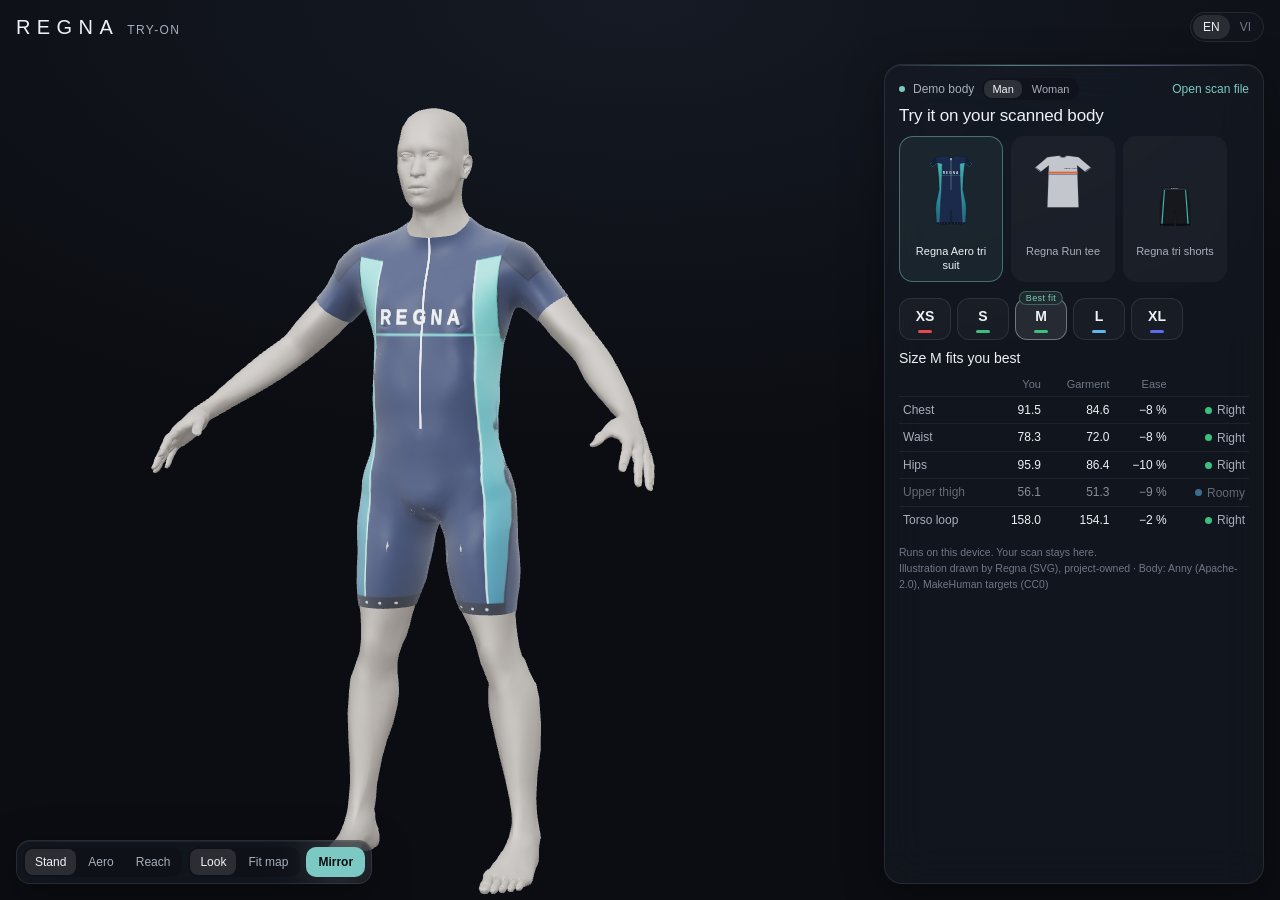
<file: regna/index.html>
<!doctype html>
<html lang="en">
  <head>
    <meta charset="UTF-8" />
    <meta name="viewport" content="width=device-width, initial-scale=1, viewport-fit=cover" />
    <meta name="theme-color" content="#0b0d12" />
    <title>Regna Try-On</title>
    <script type="module" crossorigin src="./assets/index-BKZRSVsS.js"></script>
    <link rel="stylesheet" crossorigin href="./assets/index-C74LBr6-.css">
  </head>
  <body>
  </body>
</html>
</file>
<file: regna/assets/index-C74LBr6-.css>
:root{--bg: #0b0d12;--bg2: #151a24;--ink: #eef1f5;--ink2: #a7afbb;--ink3: #6f7886;--glass: rgba(24, 28, 37, .58);--edge: rgba(255, 255, 255, .09);--hair: linear-gradient(90deg, rgba(120, 200, 196, 0), rgba(120, 200, 196, .55), rgba(150, 140, 230, .45), rgba(150, 140, 230, 0));--accent: #7cc9c3;--r: 18px;font-family:-apple-system,BlinkMacSystemFont,SF Pro Text,Segoe UI,Roboto,Helvetica Neue,Arial,sans-serif;color:var(--ink);background:var(--bg);-webkit-font-smoothing:antialiased}*{box-sizing:border-box}html,body{margin:0;height:100%;overflow:hidden}body{background:radial-gradient(120% 80% at 50% 0%,var(--bg2),var(--bg) 62%)}button{font:inherit;color:inherit;background:none;border:0;cursor:pointer;padding:0}button:focus-visible{outline:2px solid var(--accent);outline-offset:2px}#view{position:fixed;top:0;right:0;bottom:0;left:0;width:100%;height:100%;display:block;touch-action:none}.glass{background:var(--glass);border:1px solid var(--edge);backdrop-filter:blur(22px) saturate(150%);-webkit-backdrop-filter:blur(22px) saturate(150%);box-shadow:0 10px 40px #00000059,inset 0 1px #ffffff0d}.bar{position:fixed;top:0;left:0;right:0;z-index:3;display:flex;align-items:center;justify-content:space-between;padding:max(12px,env(safe-area-inset-top)) 16px 10px;pointer-events:none}.bar>*{pointer-events:auto}.brand{display:flex;align-items:baseline;gap:8px}.brand .mark{font-weight:300;font-size:20px;letter-spacing:.32em;text-transform:uppercase}.brand .sub{font-size:12px;color:var(--ink2);letter-spacing:.12em;text-transform:uppercase}.lang{display:flex;border:1px solid var(--edge);border-radius:999px;padding:2px;background:#14182080;-webkit-backdrop-filter:blur(12px);backdrop-filter:blur(12px)}.lang button{font-size:12px;padding:5px 10px;border-radius:999px;color:var(--ink3)}.lang button[aria-pressed=true]{color:var(--ink);background:#ffffff1a}.tools{position:fixed;z-index:3;top:60px;right:12px;display:flex;flex-direction:column;gap:6px;padding:6px;border-radius:14px}.seg{display:inline-flex;gap:2px;border-radius:10px;background:#0000002e;padding:2px}.seg button{font-size:12px;padding:6px 10px;border-radius:8px;color:var(--ink2);white-space:nowrap}.seg button[aria-pressed=true]{background:#ffffff1f;color:var(--ink)}.seg.small button{font-size:11px;padding:3px 8px}.sheet{position:fixed;z-index:2;left:8px;right:8px;bottom:8px;max-height:47vh;overflow-y:auto;overscroll-behavior:contain;border-radius:var(--r) var(--r) calc(var(--r) - 4px) calc(var(--r) - 4px);padding:14px 14px max(12px,env(safe-area-inset-bottom))}.sheet:before{content:"";position:sticky;top:-14px;display:block;height:1px;margin:-14px -14px 12px;background:var(--hair)}.source{display:flex;flex-wrap:wrap;align-items:center;gap:8px;font-size:12px;color:var(--ink2)}.source .dot{width:6px;height:6px;border-radius:50%;background:var(--accent)}.source .link{margin-left:auto;color:var(--accent);font-size:12px}.tagline{margin:6px 0 10px;font-size:17px;font-weight:500;letter-spacing:-.01em}.cards{display:flex;gap:8px;overflow-x:auto;padding-bottom:4px;scrollbar-width:none}.card{flex:0 0 104px;display:flex;flex-direction:column;align-items:center;gap:4px;padding:8px 6px;border-radius:14px;border:1px solid transparent;background:#ffffff0a}.card img{width:64px;height:96px;object-fit:contain}.card span{font-size:11px;line-height:1.25;color:var(--ink2);text-align:center}.card[aria-pressed=true]{border-color:#7cc9c373;background:#7cc9c314}.card[aria-pressed=true] span{color:var(--ink)}.sizes{display:flex;gap:6px;margin:12px 0 4px;flex-wrap:wrap}.size{position:relative;min-width:52px;padding:8px 10px 14px;border-radius:12px;border:1px solid var(--edge);background:#ffffff08;text-align:center}.size b{font-weight:600;font-size:14px}.size i{position:absolute;left:50%;bottom:6px;width:14px;height:3px;margin-left:-7px;border-radius:2px}.size em{position:absolute;top:-8px;left:50%;transform:translate(-50%);font-style:normal;font-size:9px;letter-spacing:.04em;padding:1px 6px;border-radius:999px;background:#1f2a2c;color:var(--accent);border:1px solid rgba(124,201,195,.35);white-space:nowrap}.size[aria-pressed=true]{border-color:#ffffff59;background:#ffffff17}.verdict{margin:10px 0 6px;font-size:14px;color:var(--ink)}.note{margin:-2px 0 6px;font-size:12px;color:var(--ink2)}.fit{width:100%;border-collapse:collapse;font-size:12px;font-variant-numeric:tabular-nums}.fit th,.fit td{padding:6px 4px;text-align:right;border-top:1px solid rgba(255,255,255,.06)}.fit th:first-child{text-align:left;font-weight:400;color:var(--ink2)}.fit thead th{border-top:0;font-weight:400;color:var(--ink3);font-size:11px}.fit tr.dim td,.fit tr.dim th{opacity:.55}.fit small{color:var(--ink3)}.pill{display:inline-flex;align-items:center;gap:5px;color:var(--ink2)}.pill i,.legend i{display:inline-block;width:7px;height:7px;border-radius:50%}.legend{display:flex;flex-wrap:wrap;gap:10px;margin-top:10px;font-size:11px;color:var(--ink2);align-items:center}.legend b{font-weight:500;color:var(--ink)}.legend span{display:inline-flex;align-items:center;gap:5px}.foot{margin:12px 0 0;font-size:10.5px;line-height:1.5;color:var(--ink3)}.busy{position:fixed;z-index:4;left:50%;top:40%;transform:translate(-50%,-50%);display:flex;align-items:center;gap:10px;padding:10px 16px;border-radius:999px;background:#141820b3;border:1px solid var(--edge);-webkit-backdrop-filter:blur(14px);backdrop-filter:blur(14px);font-size:13px;color:var(--ink2)}.busy[hidden]{display:none}.ring{width:14px;height:14px;border-radius:50%;border:1.5px solid rgba(255,255,255,.15);border-top-color:var(--accent);animation:spin .9s linear infinite}@keyframes spin{to{transform:rotate(360deg)}}@media (prefers-reduced-motion: reduce){.ring{animation:none}}.mirror-open{font-size:12px;padding:7px 12px;border-radius:10px;color:var(--bg);background:var(--accent);font-weight:600}.mirror-open:disabled{opacity:.4;cursor:default}.mirror{position:fixed;top:0;right:0;bottom:0;left:0;z-index:10;background:#000}.mirror[hidden]{display:none}.mirror-stage{position:absolute;top:0;right:0;bottom:0;left:0;overflow:hidden}.mirror-stage video,.mirror-stage canvas{position:absolute;top:0;right:0;bottom:0;left:0;width:100%;height:100%;object-fit:cover;transform:scaleX(-1)}.mirror-bar{position:absolute;top:0;left:0;right:0;display:flex;align-items:center;gap:10px;padding:max(12px,env(safe-area-inset-top)) 14px 12px;background:linear-gradient(#0000008c,#0000);font-size:13px;color:var(--ink)}.mirror-back{padding:6px 12px;border-radius:999px;background:#14182099;border:1px solid var(--edge)}.mirror-status{flex:1;color:var(--ink2);overflow:hidden;text-overflow:ellipsis;white-space:nowrap}.mirror-foot{position:absolute;left:0;right:0;bottom:0;padding:14px 14px max(14px,env(safe-area-inset-bottom));background:linear-gradient(#0000,#0009)}.mirror-foot .sizes{justify-content:center;margin:0 0 8px}.mirror-foot .size{background:#1418208c;padding-bottom:8px}.mirror-note{margin:0;text-align:center;font-size:11px;color:var(--ink2)}@media (min-width: 900px){.sheet{left:auto;right:16px;top:64px;bottom:16px;width:380px;max-height:none;border-radius:var(--r)}.tools{right:auto;left:16px;top:auto;bottom:16px;flex-direction:row}}
</file>
